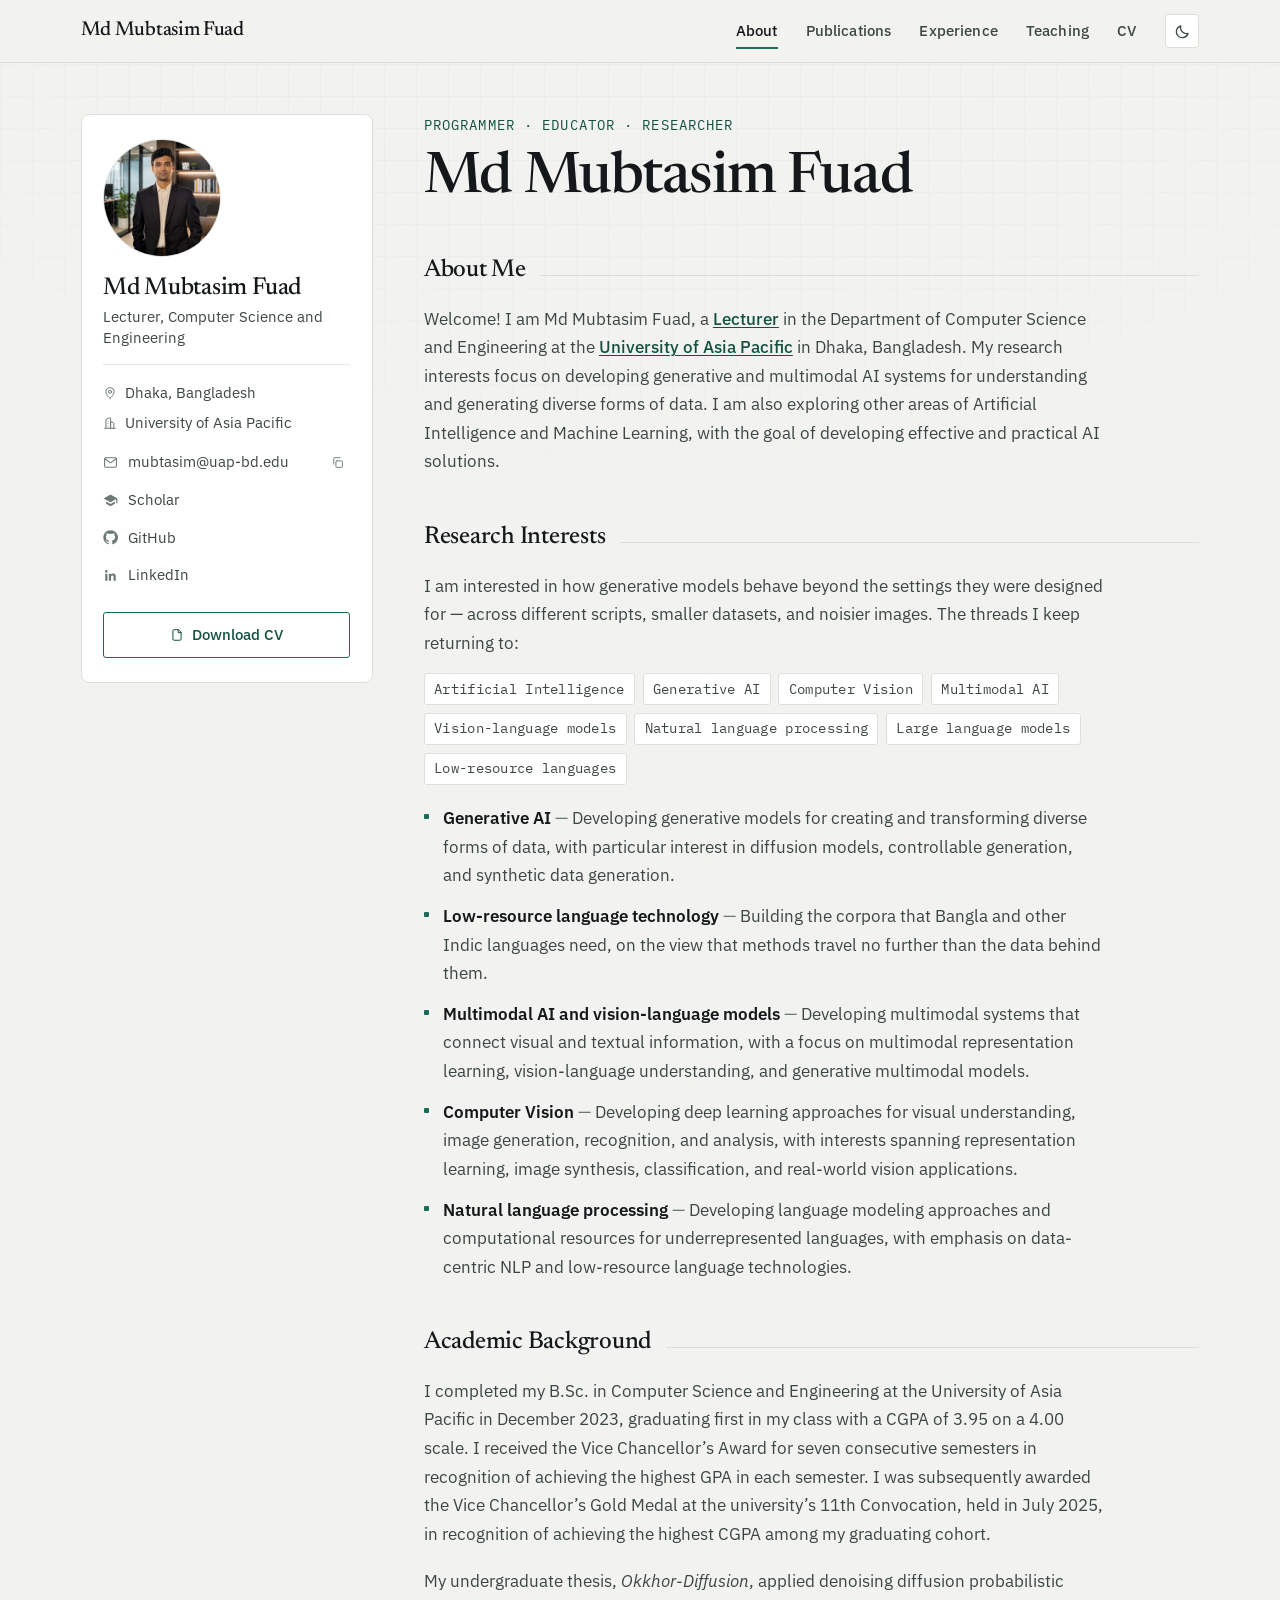
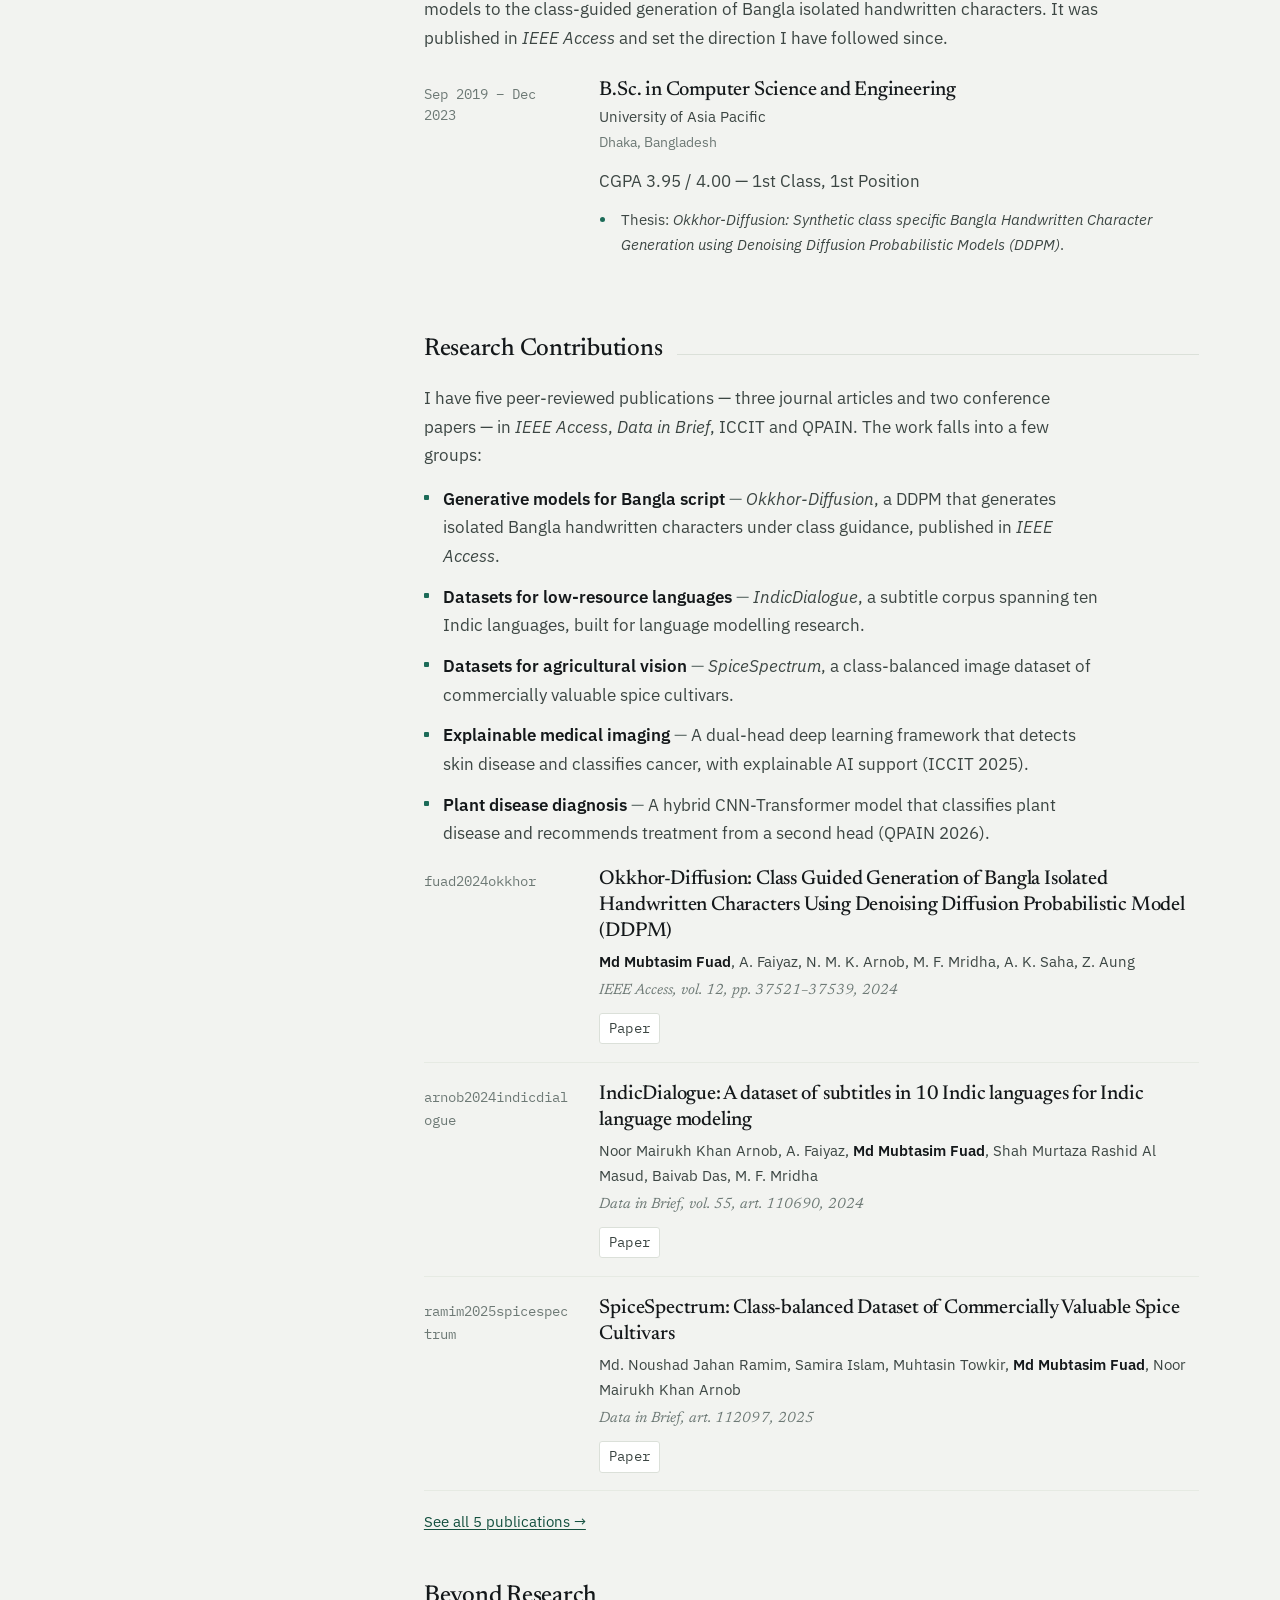
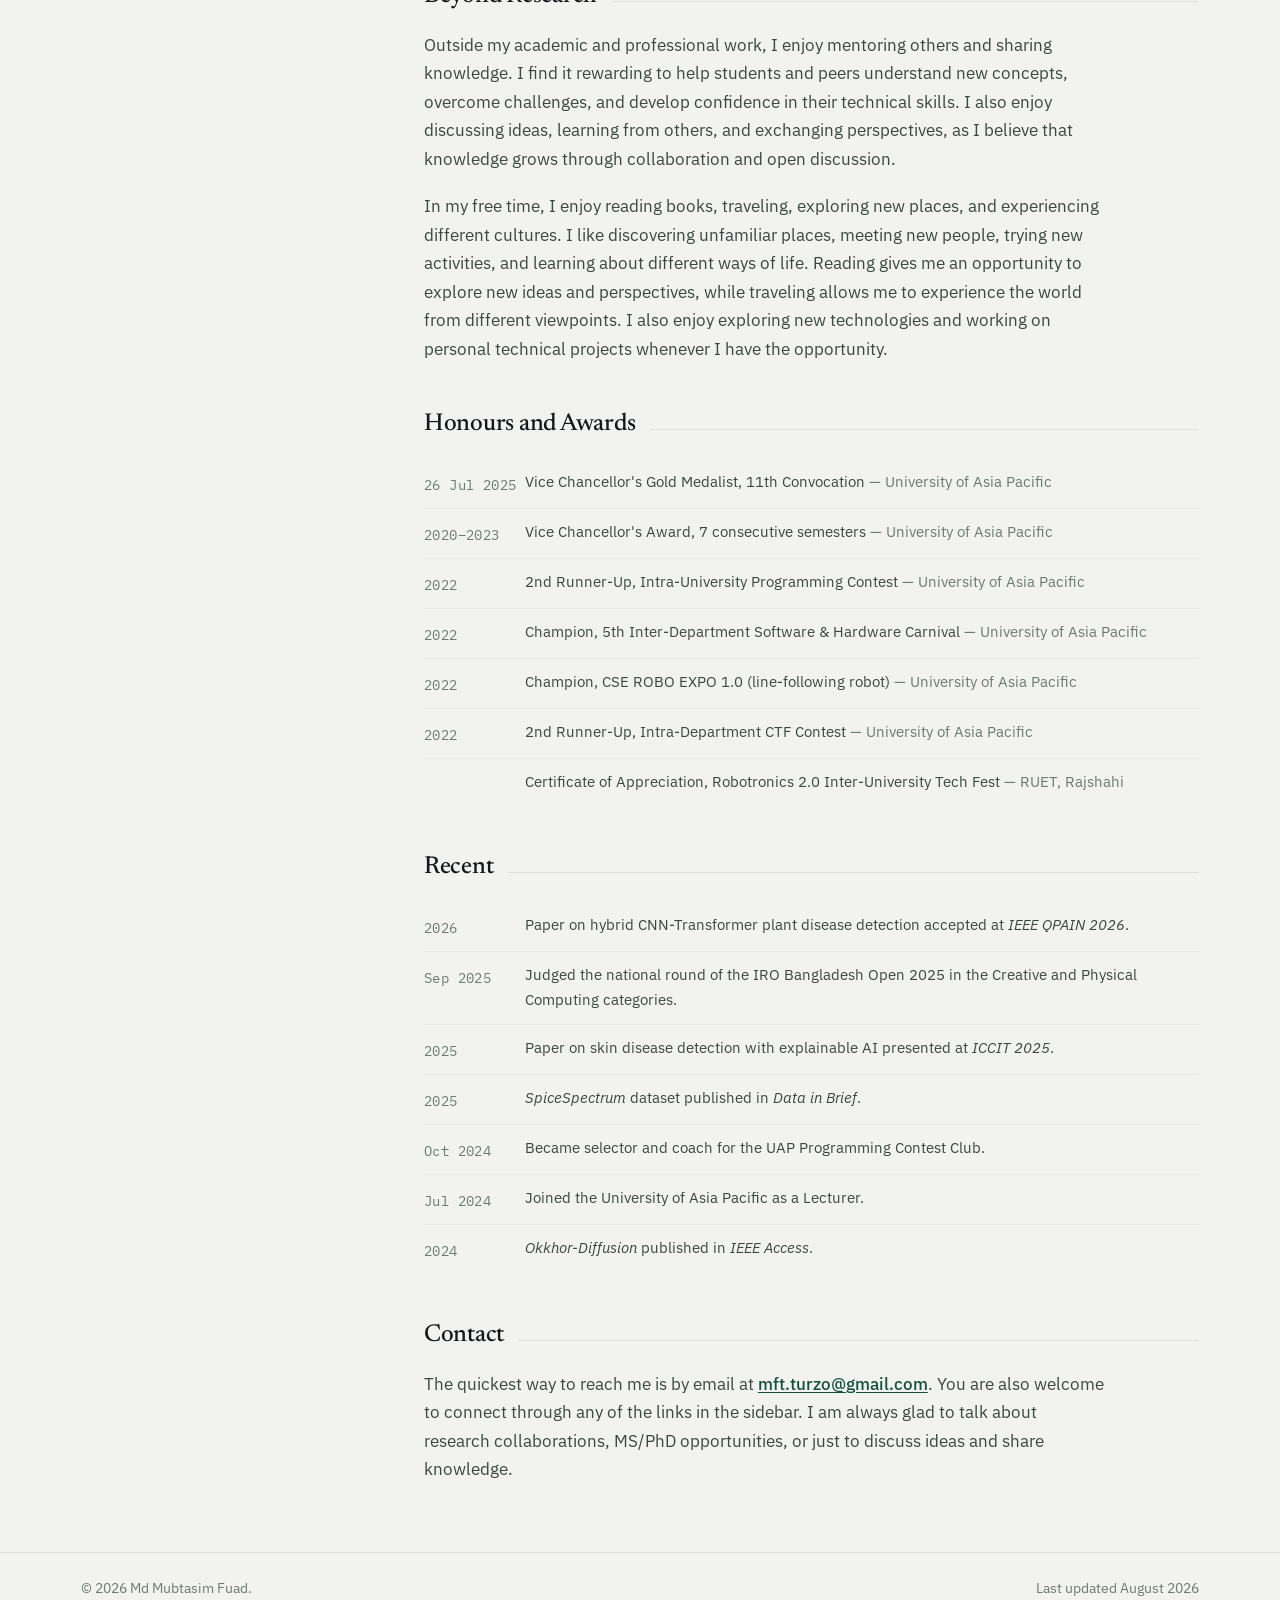
<file: index.html>
<!DOCTYPE html>
<html lang="en">
<head>
<meta charset="utf-8">
<meta name="viewport" content="width=device-width, initial-scale=1">
<title>Md Mubtasim Fuad</title>
<meta name="description" content="Md Mubtasim Fuad — Lecturer in Computer Science and Engineering, University of Asia Pacific, Dhaka.">
<meta property="og:type" content="website">
<meta property="og:title" content="Md Mubtasim Fuad">
<!-- Social preview. Facebook, LinkedIn and X require an ABSOLUTE url and
     cannot read SVG, so replace YOUR_USERNAME below with your GitHub name. -->
<meta property="og:image" content="https://YOUR_USERNAME.github.io/assets/img/og-image.png">
<meta name="twitter:image" content="https://YOUR_USERNAME.github.io/assets/img/og-image.png">
<meta name="twitter:card" content="summary">
<link rel="icon" href="assets/img/favicon.png" type="image/png">
<link rel="apple-touch-icon" href="assets/img/apple-touch-icon.png">
<link rel="preconnect" href="https://fonts.googleapis.com">
<link rel="preconnect" href="https://fonts.gstatic.com" crossorigin>
<link href="https://fonts.googleapis.com/css2?family=IBM+Plex+Mono:wght@400;500&family=IBM+Plex+Sans:wght@400;500;600&family=Newsreader:ital,opsz,wght@0,6..72,400;0,6..72,500;1,6..72,400&display=swap" rel="stylesheet">
<link rel="stylesheet" href="assets/css/style.css">
<script>
  /* Set the theme before first paint so the page never flashes. */
  (function () {
    var t = null;
    try { t = localStorage.getItem("portfolio-theme"); } catch (e) {}
    if (!t) {
      try {
        t = (window.matchMedia && window.matchMedia("(prefers-color-scheme: dark)").matches)
          ? "dark" : "light";
      } catch (e) { t = "light"; }
    }
    document.documentElement.setAttribute("data-theme", t);
  })();
</script>
</head>

<body data-page="home">
  <a class="skip-link" href="#main">Skip to content</a>

  <header id="masthead"></header>

  <div class="shell">
    <div class="layout">
      <aside id="rail"></aside>
      <main id="main"></main>
    </div>
  </div>

  <footer id="foot"></footer>

  <noscript>
    <p style="padding:2rem;text-align:center">
      This site renders its content with JavaScript. Please enable it, or
      email me directly.
    </p>
  </noscript>

  <script src="assets/js/data.js"></script>
  <script src="assets/js/site.js"></script>
</body>
</html>
</file>
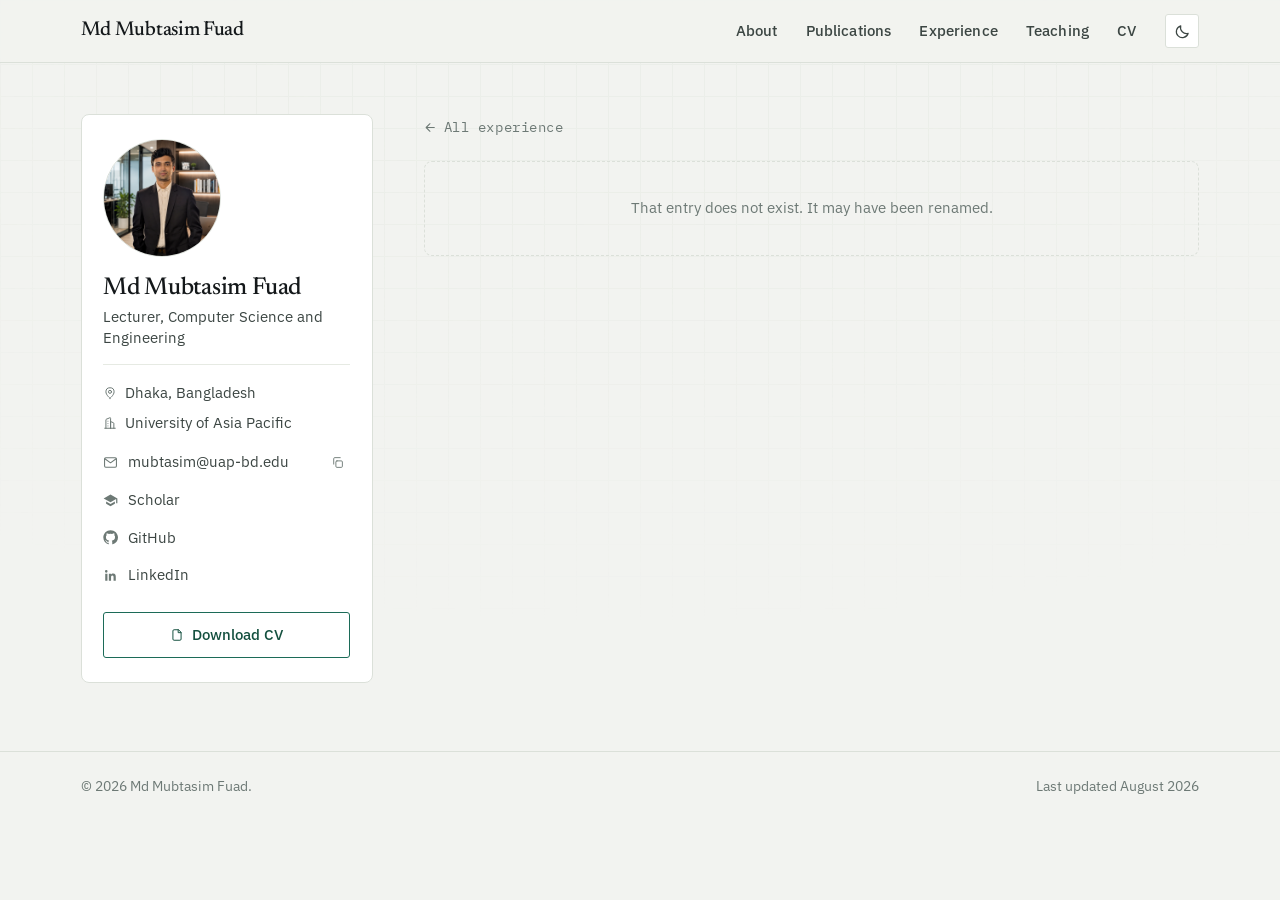
<file: detail.html>
<!DOCTYPE html>
<html lang="en">
<head>
<meta charset="utf-8">
<meta name="viewport" content="width=device-width, initial-scale=1">
<title>Loading</title>
<meta name="description" content="Md Mubtasim Fuad — Lecturer in Computer Science and Engineering, University of Asia Pacific, Dhaka.">
<meta property="og:type" content="website">
<meta property="og:title" content="Loading">
<!-- Social preview. Facebook, LinkedIn and X require an ABSOLUTE url and
     cannot read SVG, so replace YOUR_USERNAME below with your GitHub name. -->
<meta property="og:image" content="https://YOUR_USERNAME.github.io/assets/img/og-image.png">
<meta name="twitter:image" content="https://YOUR_USERNAME.github.io/assets/img/og-image.png">
<meta name="twitter:card" content="summary">
<link rel="icon" href="assets/img/favicon.png" type="image/png">
<link rel="apple-touch-icon" href="assets/img/apple-touch-icon.png">
<link rel="preconnect" href="https://fonts.googleapis.com">
<link rel="preconnect" href="https://fonts.gstatic.com" crossorigin>
<link href="https://fonts.googleapis.com/css2?family=IBM+Plex+Mono:wght@400;500&family=IBM+Plex+Sans:wght@400;500;600&family=Newsreader:ital,opsz,wght@0,6..72,400;0,6..72,500;1,6..72,400&display=swap" rel="stylesheet">
<link rel="stylesheet" href="assets/css/style.css">
<script>
  /* Set the theme before first paint so the page never flashes. */
  (function () {
    var t = null;
    try { t = localStorage.getItem("portfolio-theme"); } catch (e) {}
    if (!t) {
      try {
        t = (window.matchMedia && window.matchMedia("(prefers-color-scheme: dark)").matches)
          ? "dark" : "light";
      } catch (e) { t = "light"; }
    }
    document.documentElement.setAttribute("data-theme", t);
  })();
</script>
</head>

<body data-page="detail">
  <a class="skip-link" href="#main">Skip to content</a>

  <header id="masthead"></header>

  <div class="shell">
    <div class="layout">
      <aside id="rail"></aside>
      <main id="main"></main>
    </div>
  </div>

  <footer id="foot"></footer>

  <noscript>
    <p style="padding:2rem;text-align:center">
      This site renders its content with JavaScript. Please enable it, or
      email me directly.
    </p>
  </noscript>

  <script src="assets/js/data.js"></script>
  <script src="assets/js/site.js"></script>
</body>
</html>
</file>
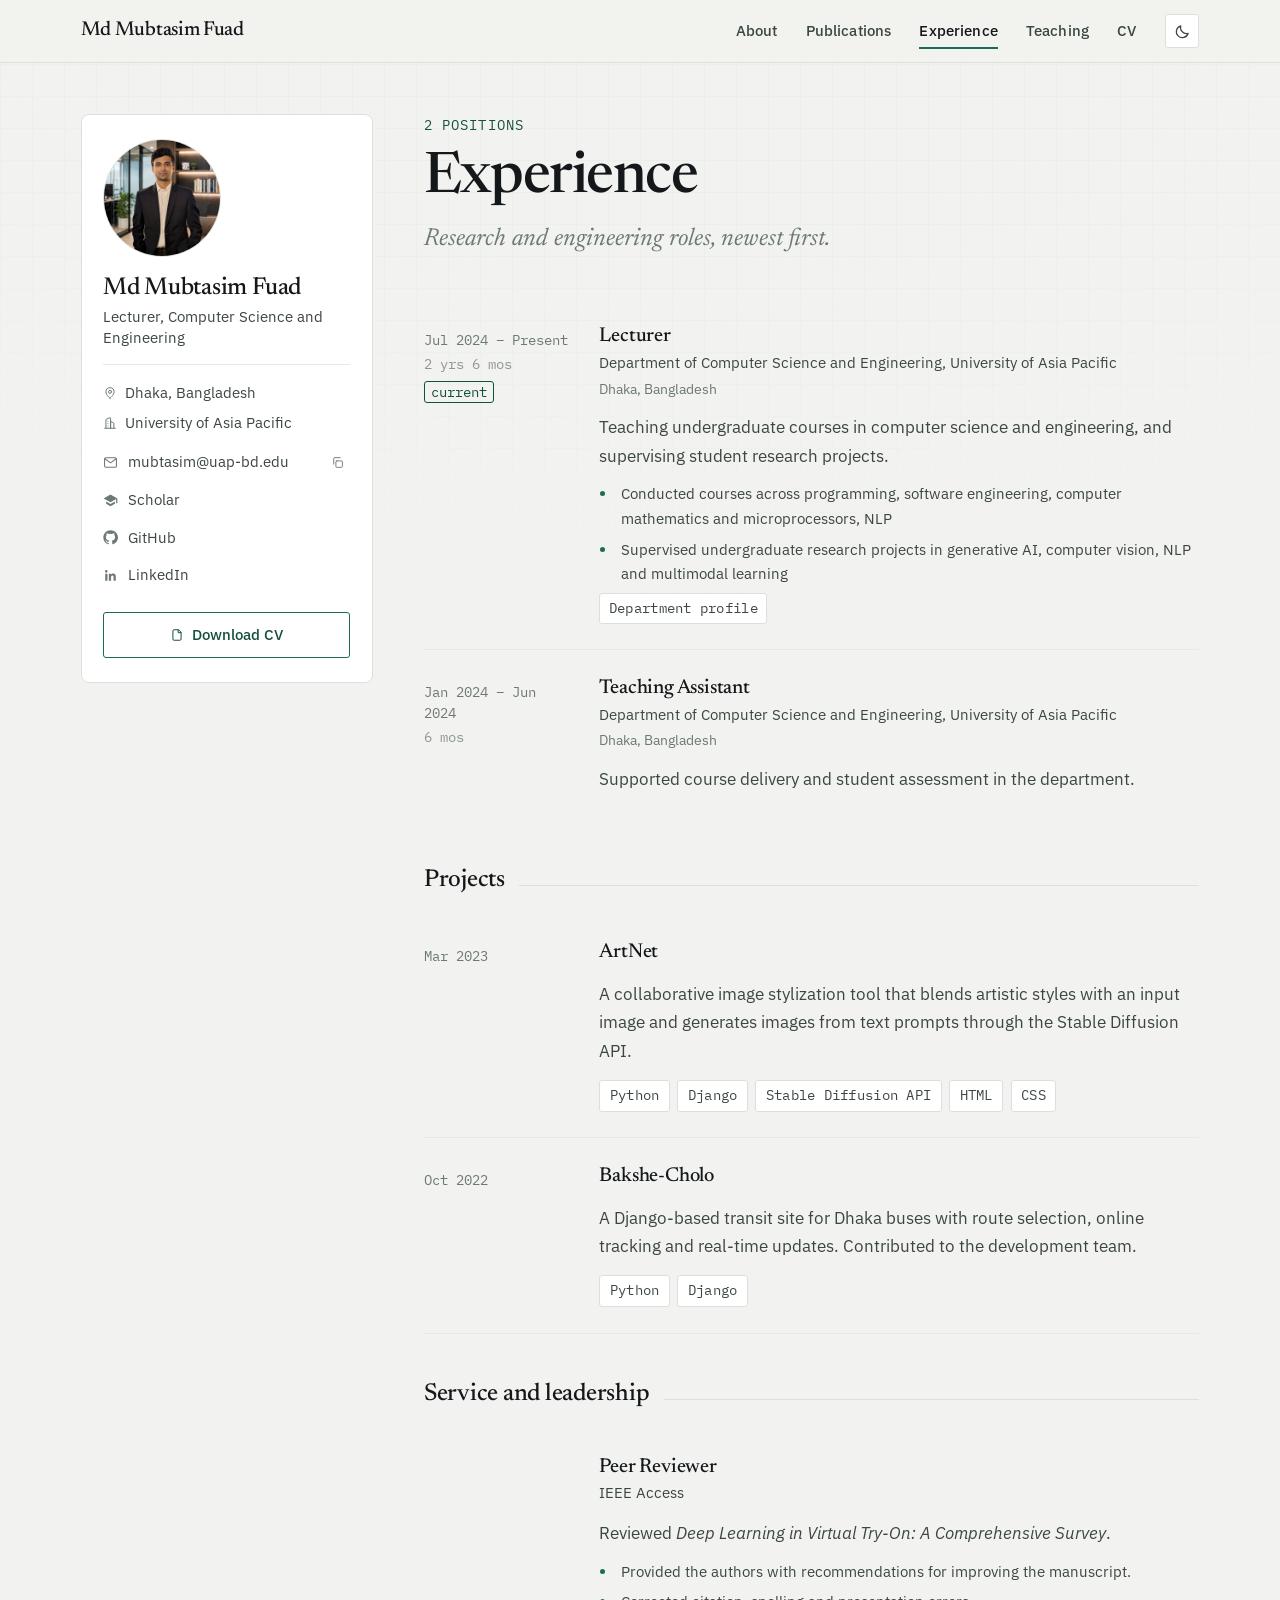
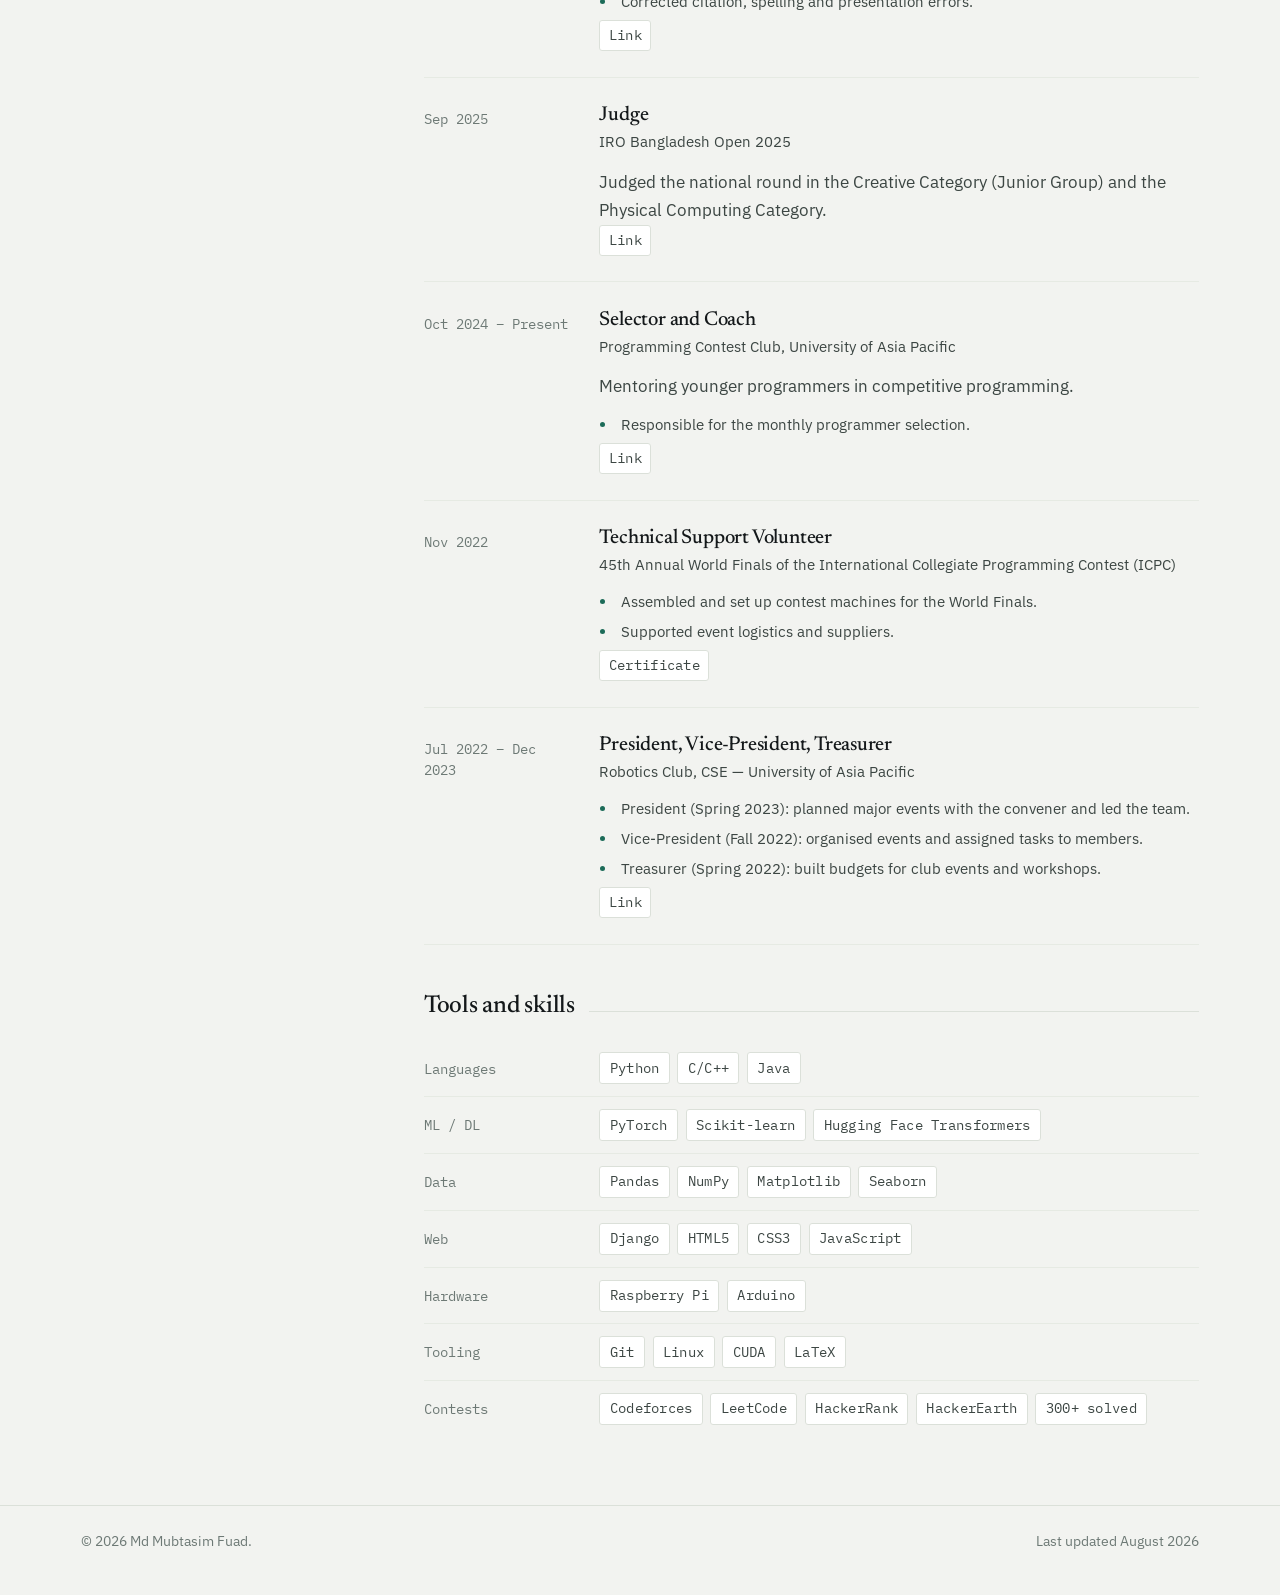
<file: portfolio.html>
<!DOCTYPE html>
<html lang="en">
<head>
<meta charset="utf-8">
<meta name="viewport" content="width=device-width, initial-scale=1">
<title>Experience</title>
<meta name="description" content="Md Mubtasim Fuad — Lecturer in Computer Science and Engineering, University of Asia Pacific, Dhaka.">
<meta property="og:type" content="website">
<meta property="og:title" content="Experience">
<!-- Social preview. Facebook, LinkedIn and X require an ABSOLUTE url and
     cannot read SVG, so replace YOUR_USERNAME below with your GitHub name. -->
<meta property="og:image" content="https://YOUR_USERNAME.github.io/assets/img/og-image.png">
<meta name="twitter:image" content="https://YOUR_USERNAME.github.io/assets/img/og-image.png">
<meta name="twitter:card" content="summary">
<link rel="icon" href="assets/img/favicon.png" type="image/png">
<link rel="apple-touch-icon" href="assets/img/apple-touch-icon.png">
<link rel="preconnect" href="https://fonts.googleapis.com">
<link rel="preconnect" href="https://fonts.gstatic.com" crossorigin>
<link href="https://fonts.googleapis.com/css2?family=IBM+Plex+Mono:wght@400;500&family=IBM+Plex+Sans:wght@400;500;600&family=Newsreader:ital,opsz,wght@0,6..72,400;0,6..72,500;1,6..72,400&display=swap" rel="stylesheet">
<link rel="stylesheet" href="assets/css/style.css">
<script>
  /* Set the theme before first paint so the page never flashes. */
  (function () {
    var t = null;
    try { t = localStorage.getItem("portfolio-theme"); } catch (e) {}
    if (!t) {
      try {
        t = (window.matchMedia && window.matchMedia("(prefers-color-scheme: dark)").matches)
          ? "dark" : "light";
      } catch (e) { t = "light"; }
    }
    document.documentElement.setAttribute("data-theme", t);
  })();
</script>
</head>

<body data-page="portfolio">
  <a class="skip-link" href="#main">Skip to content</a>

  <header id="masthead"></header>

  <div class="shell">
    <div class="layout">
      <aside id="rail"></aside>
      <main id="main"></main>
    </div>
  </div>

  <footer id="foot"></footer>

  <noscript>
    <p style="padding:2rem;text-align:center">
      This site renders its content with JavaScript. Please enable it, or
      email me directly.
    </p>
  </noscript>

  <script src="assets/js/data.js"></script>
  <script src="assets/js/site.js"></script>
</body>
</html>
</file>
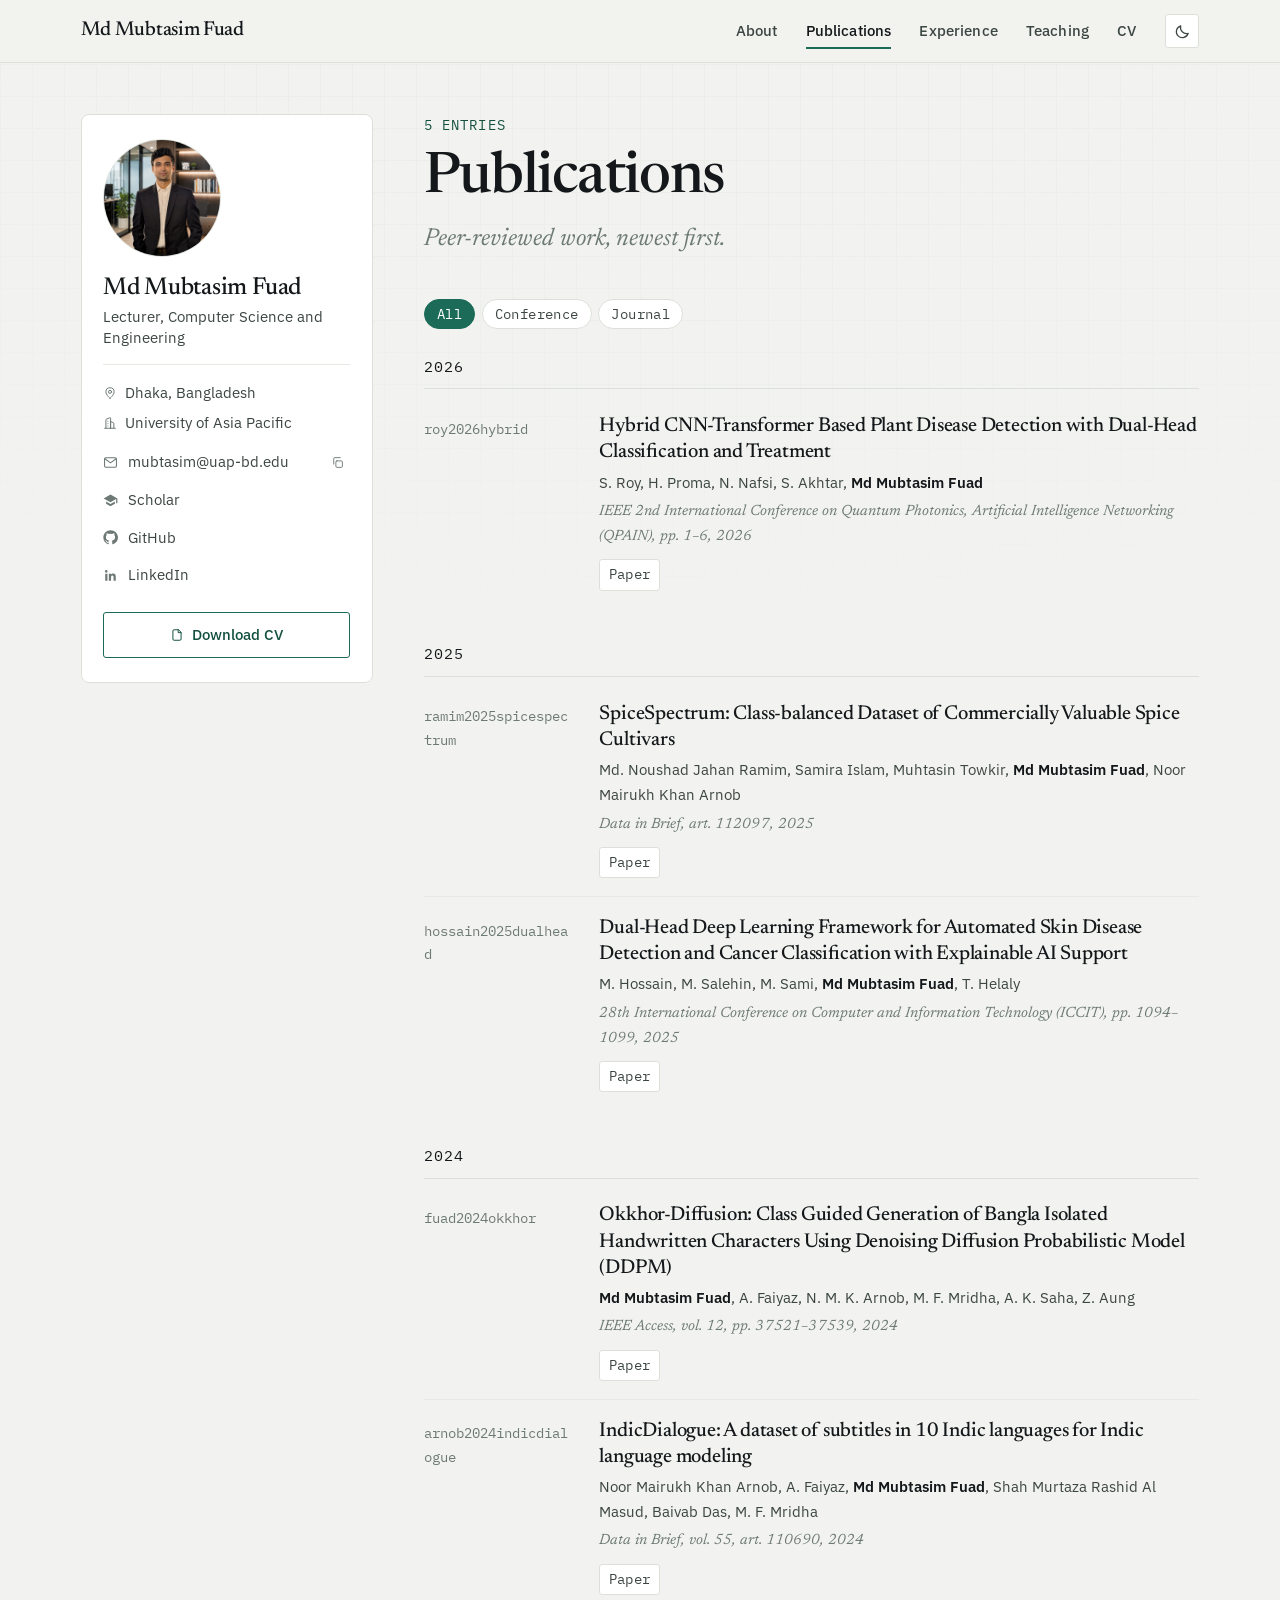
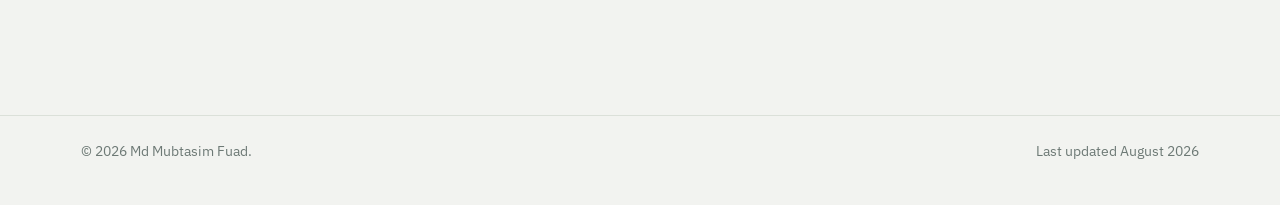
<file: publications.html>
<!DOCTYPE html>
<html lang="en">
<head>
<meta charset="utf-8">
<meta name="viewport" content="width=device-width, initial-scale=1">
<title>Publications</title>
<meta name="description" content="Md Mubtasim Fuad — Lecturer in Computer Science and Engineering, University of Asia Pacific, Dhaka.">
<meta property="og:type" content="website">
<meta property="og:title" content="Publications">
<!-- Social preview. Facebook, LinkedIn and X require an ABSOLUTE url and
     cannot read SVG, so replace YOUR_USERNAME below with your GitHub name. -->
<meta property="og:image" content="https://YOUR_USERNAME.github.io/assets/img/og-image.png">
<meta name="twitter:image" content="https://YOUR_USERNAME.github.io/assets/img/og-image.png">
<meta name="twitter:card" content="summary">
<link rel="icon" href="assets/img/favicon.png" type="image/png">
<link rel="apple-touch-icon" href="assets/img/apple-touch-icon.png">
<link rel="preconnect" href="https://fonts.googleapis.com">
<link rel="preconnect" href="https://fonts.gstatic.com" crossorigin>
<link href="https://fonts.googleapis.com/css2?family=IBM+Plex+Mono:wght@400;500&family=IBM+Plex+Sans:wght@400;500;600&family=Newsreader:ital,opsz,wght@0,6..72,400;0,6..72,500;1,6..72,400&display=swap" rel="stylesheet">
<link rel="stylesheet" href="assets/css/style.css">
<script>
  /* Set the theme before first paint so the page never flashes. */
  (function () {
    var t = null;
    try { t = localStorage.getItem("portfolio-theme"); } catch (e) {}
    if (!t) {
      try {
        t = (window.matchMedia && window.matchMedia("(prefers-color-scheme: dark)").matches)
          ? "dark" : "light";
      } catch (e) { t = "light"; }
    }
    document.documentElement.setAttribute("data-theme", t);
  })();
</script>
</head>

<body data-page="publications">
  <a class="skip-link" href="#main">Skip to content</a>

  <header id="masthead"></header>

  <div class="shell">
    <div class="layout">
      <aside id="rail"></aside>
      <main id="main"></main>
    </div>
  </div>

  <footer id="foot"></footer>

  <noscript>
    <p style="padding:2rem;text-align:center">
      This site renders its content with JavaScript. Please enable it, or
      email me directly.
    </p>
  </noscript>

  <script src="assets/js/data.js"></script>
  <script src="assets/js/site.js"></script>
</body>
</html>
</file>
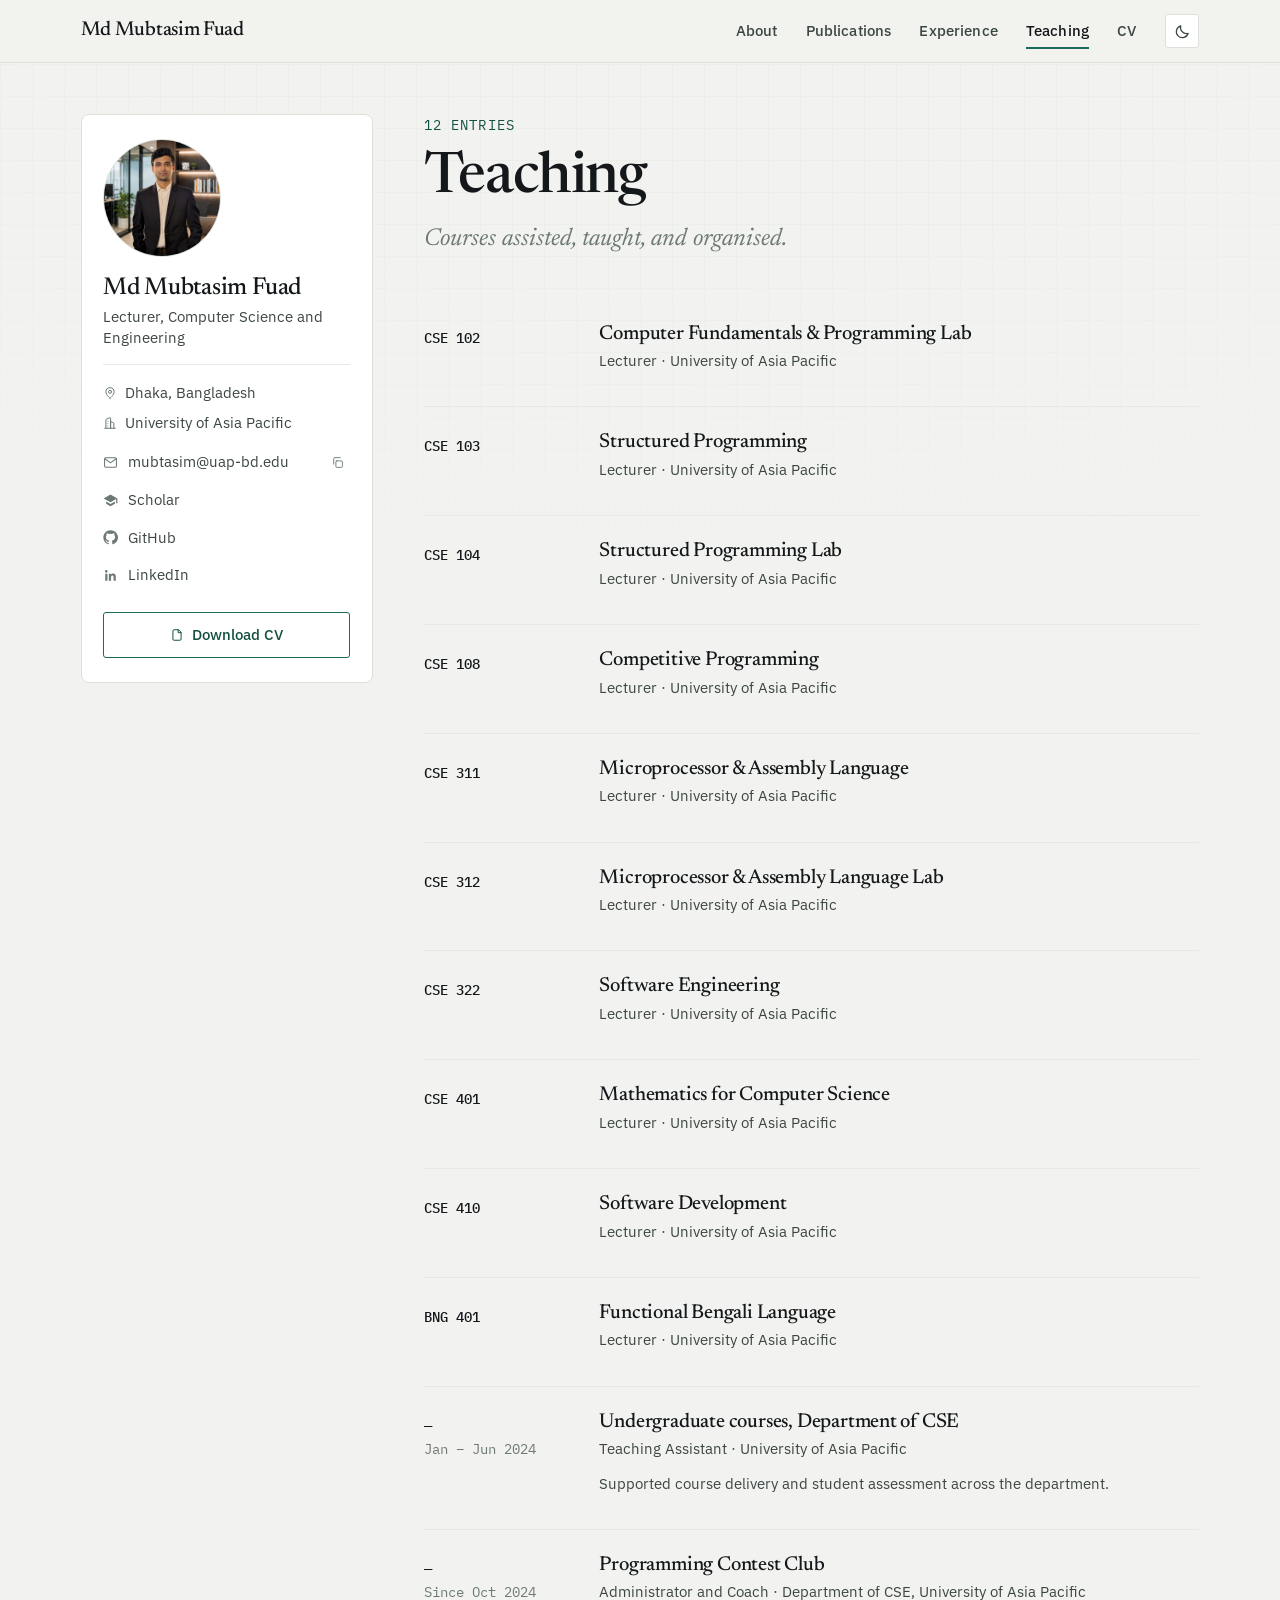
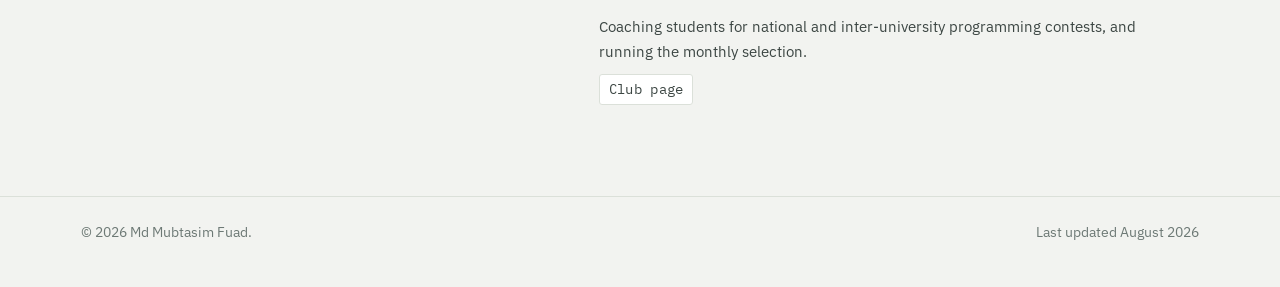
<file: teaching.html>
<!DOCTYPE html>
<html lang="en">
<head>
<meta charset="utf-8">
<meta name="viewport" content="width=device-width, initial-scale=1">
<title>Teaching</title>
<meta name="description" content="Md Mubtasim Fuad — Lecturer in Computer Science and Engineering, University of Asia Pacific, Dhaka.">
<meta property="og:type" content="website">
<meta property="og:title" content="Teaching">
<!-- Social preview. Facebook, LinkedIn and X require an ABSOLUTE url and
     cannot read SVG, so replace YOUR_USERNAME below with your GitHub name. -->
<meta property="og:image" content="https://YOUR_USERNAME.github.io/assets/img/og-image.png">
<meta name="twitter:image" content="https://YOUR_USERNAME.github.io/assets/img/og-image.png">
<meta name="twitter:card" content="summary">
<link rel="icon" href="assets/img/favicon.png" type="image/png">
<link rel="apple-touch-icon" href="assets/img/apple-touch-icon.png">
<link rel="preconnect" href="https://fonts.googleapis.com">
<link rel="preconnect" href="https://fonts.gstatic.com" crossorigin>
<link href="https://fonts.googleapis.com/css2?family=IBM+Plex+Mono:wght@400;500&family=IBM+Plex+Sans:wght@400;500;600&family=Newsreader:ital,opsz,wght@0,6..72,400;0,6..72,500;1,6..72,400&display=swap" rel="stylesheet">
<link rel="stylesheet" href="assets/css/style.css">
<script>
  /* Set the theme before first paint so the page never flashes. */
  (function () {
    var t = null;
    try { t = localStorage.getItem("portfolio-theme"); } catch (e) {}
    if (!t) {
      try {
        t = (window.matchMedia && window.matchMedia("(prefers-color-scheme: dark)").matches)
          ? "dark" : "light";
      } catch (e) { t = "light"; }
    }
    document.documentElement.setAttribute("data-theme", t);
  })();
</script>
</head>

<body data-page="teaching">
  <a class="skip-link" href="#main">Skip to content</a>

  <header id="masthead"></header>

  <div class="shell">
    <div class="layout">
      <aside id="rail"></aside>
      <main id="main"></main>
    </div>
  </div>

  <footer id="foot"></footer>

  <noscript>
    <p style="padding:2rem;text-align:center">
      This site renders its content with JavaScript. Please enable it, or
      email me directly.
    </p>
  </noscript>

  <script src="assets/js/data.js"></script>
  <script src="assets/js/site.js"></script>
</body>
</html>
</file>
<file: assets/css/style.css>
/* ==========================================================================
   style.css
   Palette : "field notebook" — graph-paper grey, ink, pine accent
   Type    : Newsreader (display) / IBM Plex Sans (body) / IBM Plex Mono (data)
   Edit the tokens in :root below to re-skin the whole site.
   ========================================================================== */

/* --------------------------------------------------------------- 1. TOKENS */

:root {
  /* colour */
  --paper:      #F2F3F0;
  --surface:    #FFFFFF;
  --ink:        #14181A;
  --ink-2:      #3C4643;
  --muted:      #6D7975;
  --rule:       #DBE0D9;
  --rule-soft:  #E6EAE3;
  --accent:     #1C6B58;
  --accent-ink: #14503F;
  --accent-bg:  #E0EBE5;
  --flag:       #B4741A;

  /* type */
  --font-display: "Newsreader", Georgia, "Times New Roman", serif;
  --font-body:    "IBM Plex Sans", system-ui, -apple-system, "Segoe UI", sans-serif;
  --font-mono:    "IBM Plex Mono", ui-monospace, SFMono-Regular, Menlo, monospace;

  /* Every size below is in rem, so they all scale from the html font-size
     set further down. To make the whole site bigger or smaller, change that
     one number — you do not need to touch anything here. */
  --step--2: 0.8125rem;
  --step--1: 0.875rem;
  --step-0:  1rem;
  --step-1:  1.1875rem;
  --step-2:  1.4375rem;
  --step-3:  1.8125rem;
  --step-4:  clamp(2.3rem, 1.6rem + 2.7vw, 3.35rem);

  /* space + shape */
  --gap:       clamp(1rem, 0.6rem + 1.6vw, 2rem);
  --shell:     1180px;
  --rail:      292px;
  --radius:    3px;
  --radius-lg: 8px;

  --ease: cubic-bezier(0.22, 0.61, 0.36, 1);
}

[data-theme="dark"] {
  --paper:      #0E1312;
  --surface:    #161C1A;
  --ink:        #E6ECE8;
  --ink-2:      #B6C2BD;
  --muted:      #7C8983;
  --rule:       #262F2C;
  --rule-soft:  #1D2523;
  --accent:     #5FC8A6;
  --accent-ink: #8AD9BE;
  --accent-bg:  #17322A;
  --flag:       #DCA95C;
}

/* ----------------------------------------------------------- 2. FOUNDATION */

*, *::before, *::after { box-sizing: border-box; }

html {
  /* ===== TEXT SIZE CONTROL =====================================
     This single value scales every piece of text on the site.
       16px  compact
       17px  default — comfortable for long reading
       18px  large
     ============================================================= */
  font-size: 17px;

  -webkit-text-size-adjust: 100%;
  scroll-behavior: smooth;
  scroll-padding-top: 84px;
}

body {
  margin: 0;
  background: var(--paper);
  color: var(--ink);
  font-family: var(--font-body);
  font-size: var(--step-0);
  line-height: 1.68;
  font-feature-settings: "kern", "liga";
  -webkit-font-smoothing: antialiased;
  text-rendering: optimizeLegibility;
}

/* Faint graph-paper grid — the one ambient flourish. */
body::before {
  content: "";
  position: fixed;
  inset: 0;
  z-index: 0;
  pointer-events: none;
  opacity: 0.55;
  background-image:
    linear-gradient(to right,  var(--rule-soft) 1px, transparent 1px),
    linear-gradient(to bottom, var(--rule-soft) 1px, transparent 1px);
  background-size: 32px 32px;
  mask-image: radial-gradient(ellipse 100% 70% at 50% 0%, #000 30%, transparent 100%);
  -webkit-mask-image: radial-gradient(ellipse 100% 70% at 50% 0%, #000 30%, transparent 100%);
}

img { max-width: 100%; height: auto; display: block; }

a {
  color: var(--accent-ink);
  text-decoration-thickness: 1px;
  text-underline-offset: 2px;
  transition: color 0.15s var(--ease);
}
a:hover { color: var(--ink); }

:focus-visible {
  outline: 2px solid var(--accent);
  outline-offset: 3px;
  border-radius: 2px;
}

h1, h2, h3, h4 {
  font-family: var(--font-display);
  font-weight: 500;
  line-height: 1.2;
  letter-spacing: -0.01em;
  color: var(--ink);
  margin: 0;
}

.skip-link {
  position: absolute;
  left: -9999px;
  top: 0;
  z-index: 100;
  background: var(--ink);
  color: var(--paper);
  padding: 0.6rem 1rem;
  font-size: var(--step--1);
}
.skip-link:focus { left: 0.5rem; top: 0.5rem; }

/* ------------------------------------------------------- 3. SHARED PIECES */

/* Monospace label used for dates, keys, venues — the site's signature voice. */
.mono {
  font-family: var(--font-mono);
  font-size: var(--step--2);
  letter-spacing: 0.04em;
  text-transform: uppercase;
  color: var(--muted);
}

.tag {
  display: inline-block;
  font-family: var(--font-mono);
  font-size: var(--step--2);
  letter-spacing: 0.02em;
  padding: 0.2rem 0.55rem;
  border: 1px solid var(--rule);
  border-radius: var(--radius);
  color: var(--ink-2);
  background: var(--surface);
}

.section-head {
  display: flex;
  align-items: baseline;
  gap: 0.85rem;
  margin: 2.75rem 0 1.15rem;
}
.section-head::after {
  content: "";
  flex: 1;
  height: 1px;
  background: var(--rule);
}
.section-head h2 {
  font-size: var(--step-2);
  white-space: nowrap;
}
.section-head .count {
  font-family: var(--font-mono);
  font-size: var(--step--2);
  color: var(--muted);
}

/* ---------------------------------------------------------- 4. THE SHELL */

.shell {
  position: relative;
  z-index: 1;
  max-width: var(--shell);
  margin: 0 auto;
  padding: 0 var(--gap);
}

/* --- masthead --- */

.masthead {
  position: sticky;
  top: 0;
  z-index: 40;
  background: var(--paper); /* fallback where color-mix is unsupported */
  background: color-mix(in srgb, var(--paper) 88%, transparent);
  backdrop-filter: saturate(160%) blur(10px);
  -webkit-backdrop-filter: saturate(160%) blur(10px);
  border-bottom: 1px solid var(--rule);
}

.masthead__inner {
  max-width: var(--shell);
  margin: 0 auto;
  padding: 0 var(--gap);
  height: 62px;
  display: flex;
  align-items: center;
  gap: 1rem;
}

.brand {
  font-family: var(--font-display);
  font-size: var(--step-1);
  font-weight: 500;
  letter-spacing: -0.015em;
  color: var(--ink);
  text-decoration: none;
  white-space: nowrap;
}
.brand:hover { color: var(--accent-ink); }

.nav {
  margin-left: auto;
  display: flex;
  align-items: center;
  gap: 0.25rem;
}

.nav a {
  position: relative;
  padding: 0.45rem 0.7rem;
  font-size: var(--step--1);
  font-weight: 500;
  letter-spacing: 0.01em;
  color: var(--ink-2);
  text-decoration: none;
  border-radius: var(--radius);
}
.nav a:hover { color: var(--ink); background: var(--rule-soft); }

.nav a[aria-current="page"] { color: var(--ink); }
.nav a[aria-current="page"]::after {
  content: "";
  position: absolute;
  left: 0.7rem;
  right: 0.7rem;
  bottom: 0.1rem;
  height: 2px;
  background: var(--accent);
}

.icon-btn {
  display: inline-grid;
  place-items: center;
  width: 34px;
  height: 34px;
  border: 1px solid var(--rule);
  border-radius: var(--radius);
  background: var(--surface);
  color: var(--ink-2);
  cursor: pointer;
  padding: 0;
  transition: color 0.15s var(--ease), border-color 0.15s var(--ease);
}
.icon-btn:hover { color: var(--ink); border-color: var(--muted); }
.icon-btn svg { width: 17px; height: 17px; }

.nav-toggle { display: none; }

/* --- two-column body --- */

.layout {
  display: grid;
  grid-template-columns: var(--rail) minmax(0, 1fr);
  gap: clamp(2rem, 4vw, 4.5rem);
  align-items: start;
  padding: clamp(2rem, 4vw, 3.5rem) 0 4rem;
}

/* --- sidebar --- */

.rail {
  position: sticky;
  top: 90px;
}

.card {
  background: var(--surface);
  border: 1px solid var(--rule);
  border-radius: var(--radius-lg);
  padding: 1.4rem 1.25rem;
}

.card__photo {
  width: 118px;
  height: 118px;
  border-radius: 50%;
  object-fit: cover;
  border: 1px solid var(--rule);
  margin-bottom: 1rem;
}

.card__name {
  font-size: var(--step-2);
  margin-bottom: 0.15rem;
}

.card__role {
  font-size: var(--step--1);
  color: var(--ink-2);
  line-height: 1.45;
  margin: 0 0 0.9rem;
}

.card__pronouns {
  font-family: var(--font-mono);
  font-size: var(--step--2);
  letter-spacing: 0.03em;
  color: var(--muted);
  margin: 0 0 0.35rem;
}

.card__meta {
  display: flex;
  align-items: center;
  gap: 0.45rem;
  padding-top: 0.9rem;
  border-top: 1px solid var(--rule-soft);
  margin-bottom: 0.55rem;
}
.card__meta--tight { padding-top: 0; border-top: 0; margin-top: -0.25rem; }
.card__meta svg { width: 14px; height: 14px; color: var(--muted); flex: none; }
.card__meta span { font-size: var(--step--1); color: var(--ink-2); }

.social {
  list-style: none;
  margin: 0;
  padding: 0;
  display: flex;
  flex-direction: column;
  gap: 0.1rem;
}
.social a {
  display: flex;
  align-items: center;
  gap: 0.6rem;
  padding: 0.32rem 0.4rem;
  margin-left: -0.4rem;
  border-radius: var(--radius);
  font-size: var(--step--1);
  color: var(--ink-2);
  text-decoration: none;
}
.social a:hover { background: var(--rule-soft); color: var(--ink); }
.social svg { width: 15px; height: 15px; flex: none; color: var(--muted); }
.social a:hover svg { color: var(--accent); }

.social__row { display: flex; align-items: center; gap: 0.15rem; }
.social__row > a { flex: 1; min-width: 0; }
.social__row > a span {
  overflow: hidden;
  text-overflow: ellipsis;
  white-space: nowrap;
}

.copy-mail {
  flex: none;
  display: grid;
  place-items: center;
  width: 26px;
  height: 26px;
  padding: 0;
  border: 1px solid transparent;
  border-radius: var(--radius);
  background: transparent;
  color: var(--muted);
  cursor: pointer;
  transition: color 0.15s var(--ease), border-color 0.15s var(--ease);
}
.copy-mail:hover { color: var(--accent-ink); border-color: var(--rule); }
.copy-mail.is-done { color: var(--accent); border-color: transparent; }
.copy-mail svg { width: 13px; height: 13px; }

.card__cv {
  display: flex;
  align-items: center;
  justify-content: center;
  gap: 0.5rem;
  margin-top: 1.1rem;
  padding: 0.55rem;
  border: 1px solid var(--accent);
  border-radius: var(--radius);
  color: var(--accent-ink);
  background: transparent;
  font-size: var(--step--1);
  font-weight: 500;
  text-decoration: none;
  transition: background 0.15s var(--ease), color 0.15s var(--ease);
}
.card__cv:hover { background: var(--accent); color: #fff; }
[data-theme="dark"] .card__cv:hover { color: var(--paper); }
.card__cv svg { width: 14px; height: 14px; }

/* --------------------------------------------------------- 5. HOME PAGE */

.hero { margin-bottom: 2.25rem; }

.hero__eyebrow {
  font-family: var(--font-mono);
  font-size: var(--step--2);
  letter-spacing: 0.08em;
  text-transform: uppercase;
  color: var(--accent-ink);
  margin: 0 0 0.7rem;
}

.hero h1 {
  font-size: var(--step-4);
  line-height: 1.05;
  letter-spacing: -0.025em;
  margin-bottom: 0.6rem;
}

.hero__sub {
  font-family: var(--font-display);
  font-size: var(--step-2);
  font-style: italic;
  color: var(--muted);
  margin: 0;
}

.prose p {
  margin: 0 0 1.1rem;
  max-width: 68ch;
  color: var(--ink-2);
}
.prose p:last-child { margin-bottom: 0; }
.prose a { font-weight: 500; }

.chips {
  display: flex;
  flex-wrap: wrap;
  gap: 0.45rem;
  margin-top: 0.25rem;
}

/* narrative sections on the home page */
.hsection__chips { margin: 0.95rem 0 0; }
.hsection__chips + .leadlist { margin-top: 1.15rem; }
.hsection .prose + .leadlist { margin-top: 0.9rem; }
.hsection .leadlist + .prose { margin-top: 1rem; }

.leadlist {
  list-style: none;
  margin: 0.15rem 0 0;
  padding: 0;
}
.leadlist li {
  position: relative;
  padding-left: 1.15rem;
  margin-bottom: 0.72rem;
  max-width: 68ch;
  color: var(--ink-2);
}
.leadlist li:last-child { margin-bottom: 0; }
.leadlist li::before {
  content: "";
  position: absolute;
  left: 0;
  top: 0.6em;
  width: 5px;
  height: 5px;
  border-radius: 1px;
  background: var(--accent);
}
.leadlist strong { color: var(--ink); font-weight: 600; }
.leadlist .sep { color: var(--muted); }

.seeall { margin: 1.1rem 0 0; font-size: var(--step--1); }

/* news list */
.news { list-style: none; margin: 0; padding: 0; }
.news li {
  display: grid;
  grid-template-columns: 84px minmax(0, 1fr);
  gap: 1rem;
  padding: 0.65rem 0;
  border-bottom: 1px solid var(--rule-soft);
}
.news li:last-child { border-bottom: 0; }
.news time {
  font-family: var(--font-mono);
  font-size: var(--step--2);
  letter-spacing: 0.03em;
  color: var(--muted);
  padding-top: 0.22rem;
  white-space: nowrap;
}
.news p { margin: 0; font-size: var(--step--1); color: var(--ink-2); }

/* --------------------------------------------------- 6. PUBLICATION LIST */

.filters {
  display: flex;
  flex-wrap: wrap;
  gap: 0.4rem;
  margin-bottom: 1.5rem;
}
.filter {
  font-family: var(--font-mono);
  font-size: var(--step--2);
  letter-spacing: 0.03em;
  padding: 0.32rem 0.7rem;
  border: 1px solid var(--rule);
  border-radius: 999px;
  background: var(--surface);
  color: var(--ink-2);
  cursor: pointer;
  transition: all 0.15s var(--ease);
}
.filter:hover { border-color: var(--muted); color: var(--ink); }
.filter[aria-pressed="true"] {
  background: var(--accent);
  border-color: var(--accent);
  color: #fff;
}
[data-theme="dark"] .filter[aria-pressed="true"] { color: var(--paper); }

.year-group { margin-bottom: 2rem; }
.year-group__label {
  font-family: var(--font-mono);
  font-size: var(--step--1);
  letter-spacing: 0.06em;
  color: var(--ink);
  padding-bottom: 0.5rem;
  border-bottom: 1px solid var(--rule);
  margin-bottom: 0.35rem;
}

/* The signature: a monospace citation key in the left gutter, with a rule
   that draws itself toward the entry on hover. */
.pub {
  display: grid;
  grid-template-columns: 150px minmax(0, 1fr);
  gap: 1.5rem;
  padding: 1.05rem 0;
  border-bottom: 1px solid var(--rule-soft);
}
.pub:last-child { border-bottom: 0; }

.pub__key {
  position: relative;
  font-family: var(--font-mono);
  font-size: var(--step--2);
  color: var(--muted);
  padding-top: 0.28rem;
  word-break: break-all;
}
.pub__key::after {
  content: "";
  position: absolute;
  right: -0.75rem;
  top: 0.75rem;
  width: 0;
  height: 1px;
  background: var(--accent);
  transition: width 0.3s var(--ease);
}
.pub:hover .pub__key::after { width: 0.55rem; }
.pub:hover .pub__key { color: var(--accent-ink); }

.pub__title {
  font-family: var(--font-display);
  font-size: var(--step-1);
  font-weight: 500;
  line-height: 1.3;
  margin: 0 0 0.3rem;
}
.pub__title a { color: var(--ink); text-decoration: none; }
.pub__title a:hover { color: var(--accent-ink); text-decoration: underline; }

.pub__authors {
  font-size: var(--step--1);
  color: var(--ink-2);
  margin: 0 0 0.25rem;
}
.pub__authors strong { color: var(--ink); font-weight: 600; }

.pub__venue {
  font-family: var(--font-display);
  font-style: italic;
  font-size: var(--step--1);
  color: var(--muted);
  margin: 0 0 0.55rem;
}

.pub__award {
  display: inline-block;
  font-family: var(--font-mono);
  font-size: var(--step--2);
  letter-spacing: 0.03em;
  color: var(--flag);
  border: 1px solid currentColor;
  border-radius: var(--radius);
  padding: 0.05rem 0.4rem;
  margin-left: 0.4rem;
  vertical-align: 1px;
}

.linkrow { display: flex; flex-wrap: wrap; gap: 0.4rem; }
.linkrow a {
  font-family: var(--font-mono);
  font-size: var(--step--2);
  letter-spacing: 0.02em;
  color: var(--ink-2);
  text-decoration: none;
  padding: 0.18rem 0.5rem;
  border: 1px solid var(--rule);
  border-radius: var(--radius);
  background: var(--surface);
  transition: all 0.15s var(--ease);
}
.linkrow a:hover {
  color: var(--accent-ink);
  border-color: var(--accent);
  background: var(--accent-bg);
}

/* ------------------------------------------------------- 7. EXPERIENCE */

.timeline {
  position: relative;
  padding-left: 0;
}

.role {
  position: relative;
  display: grid;
  grid-template-columns: 150px minmax(0, 1fr);
  gap: 1.5rem;
  padding: 1.5rem 0;
  border-bottom: 1px solid var(--rule-soft);
}
.role:last-child { border-bottom: 0; }

.role__when {
  font-family: var(--font-mono);
  font-size: var(--step--2);
  color: var(--muted);
  padding-top: 0.35rem;
  line-height: 1.5;
}
.role__when .now {
  display: inline-block;
  margin-top: 0.35rem;
  color: var(--accent-ink);
  border: 1px solid currentColor;
  border-radius: var(--radius);
  padding: 0 0.35rem;
}
.role__dur { display: block; opacity: 0.75; margin-top: 0.2rem; }

.role__head { display: flex; align-items: flex-start; gap: 0.9rem; }
.role__logo {
  width: 42px; height: 42px;
  object-fit: contain;
  border: 1px solid var(--rule);
  border-radius: var(--radius);
  background: var(--surface);
  padding: 3px;
  flex: none;
}
.role h3 { font-size: var(--step-1); margin-bottom: 0.15rem; }
.role__org { font-size: var(--step--1); color: var(--ink-2); margin: 0; }
.role__place { font-size: var(--step--2); color: var(--muted); margin: 0.1rem 0 0; }

.role__summary { margin: 0.75rem 0 0; color: var(--ink-2); max-width: 62ch; }

.role__details {
  margin: 0.7rem 0 0;
  padding-left: 1.05rem;
  max-width: 62ch;
}
.role__details li {
  font-size: var(--step--1);
  color: var(--ink-2);
  margin-bottom: 0.3rem;
  padding-left: 0.2rem;
}
.role__details li::marker { color: var(--accent); }

.role .chips { margin-top: 0.85rem; }

/* skills: label in the gutter, chips in the body — matches the other rows */
.skillrow {
  display: grid;
  grid-template-columns: 150px minmax(0, 1fr);
  gap: 1.5rem;
  padding: 0.7rem 0;
  border-bottom: 1px solid var(--rule-soft);
}
.skillrow:last-child { border-bottom: 0; }
.skillrow__label {
  font-family: var(--font-mono);
  font-size: var(--step--2);
  color: var(--muted);
  padding-top: 0.3rem;
}
.skillrow .chips { margin-top: 0; }

/* -------------------------------------------------------- 8. TEACHING */

.course {
  display: grid;
  grid-template-columns: 150px minmax(0, 1fr);
  gap: 1.5rem;
  padding: 1.35rem 0;
  border-bottom: 1px solid var(--rule-soft);
}
.course:last-child { border-bottom: 0; }
.course__code {
  font-family: var(--font-mono);
  font-size: var(--step--2);
  color: var(--muted);
  padding-top: 0.3rem;
}
.course__code b { display: block; color: var(--ink); font-weight: 500; }
.course h3 { font-size: var(--step-1); margin-bottom: 0.2rem; }
.course__role { font-size: var(--step--1); color: var(--accent-ink); margin: 0 0 0.4rem; }
.course p { margin: 0 0 0.55rem; color: var(--ink-2); font-size: var(--step--1); max-width: 62ch; }

/* ---------------------------------------------------- 9. DETAIL PAGE */

.back {
  display: inline-flex;
  align-items: center;
  gap: 0.4rem;
  font-family: var(--font-mono);
  font-size: var(--step--2);
  letter-spacing: 0.04em;
  color: var(--muted);
  text-decoration: none;
  margin-bottom: 1.25rem;
}
.back:hover { color: var(--accent-ink); }
.back svg { width: 13px; height: 13px; }

.detail h1 {
  font-size: var(--step-3);
  line-height: 1.22;
  max-width: 24ch;
  margin-bottom: 0.7rem;
}
.detail__meta { margin-bottom: 1.25rem; }
.detail__teaser {
  width: 100%;
  border: 1px solid var(--rule);
  border-radius: var(--radius-lg);
  margin: 1.5rem 0;
  background: var(--surface);
}

.bib {
  position: relative;
  background: var(--surface);
  border: 1px solid var(--rule);
  border-radius: var(--radius-lg);
  padding: 1rem 1.1rem;
  overflow-x: auto;
}
.bib pre {
  margin: 0;
  font-family: var(--font-mono);
  font-size: var(--step--2);
  line-height: 1.7;
  color: var(--ink-2);
  white-space: pre;
}
.copy {
  position: absolute;
  top: 0.6rem;
  right: 0.6rem;
  font-family: var(--font-mono);
  font-size: var(--step--2);
  padding: 0.2rem 0.55rem;
  border: 1px solid var(--rule);
  border-radius: var(--radius);
  background: var(--paper);
  color: var(--ink-2);
  cursor: pointer;
}
.copy:hover { border-color: var(--accent); color: var(--accent-ink); }

.empty {
  border: 1px dashed var(--rule);
  border-radius: var(--radius-lg);
  padding: 2rem;
  text-align: center;
  color: var(--muted);
  font-size: var(--step--1);
}

/* ---------------------------------------------------------- 10. FOOTER */

.foot {
  position: relative;
  z-index: 1;
  border-top: 1px solid var(--rule);
  padding: 1.4rem 0 2.5rem;
}
.foot__inner {
  max-width: var(--shell);
  margin: 0 auto;
  padding: 0 var(--gap);
  display: flex;
  flex-wrap: wrap;
  gap: 0.6rem 1.25rem;
  align-items: center;
  font-size: var(--step--2);
  color: var(--muted);
}
.foot__inner .spacer { flex: 1; }
.foot a { color: var(--muted); }
.foot a:hover { color: var(--accent-ink); }

/* ------------------------------------------------------ 11. ANIMATION */

.reveal {
  opacity: 0;
  transform: translateY(10px);
  animation: rise 0.5s var(--ease) forwards;
}
@keyframes rise { to { opacity: 1; transform: none; } }

@media (prefers-reduced-motion: reduce) {
  html { scroll-behavior: auto; }
  *, *::before, *::after {
    animation-duration: 0.001ms !important;
    animation-iteration-count: 1 !important;
    transition-duration: 0.001ms !important;
  }
  .reveal { opacity: 1; transform: none; }
}

/* ----------------------------------------------------- 12. RESPONSIVE */

@media (max-width: 1000px) {
  .pub, .role, .course, .skillrow { grid-template-columns: 118px minmax(0, 1fr); gap: 1.1rem; }
}

@media (max-width: 860px) {
  .layout {
    grid-template-columns: minmax(0, 1fr);
    gap: 2rem;
    padding-top: 1.75rem;
  }
  .rail { position: static; }

  /* sidebar becomes a horizontal card */
  .card { display: grid; grid-template-columns: 96px minmax(0, 1fr); gap: 1.1rem 1.25rem; }
  .card__photo { width: 96px; height: 96px; margin-bottom: 0; }
  .card__ident { align-self: center; }
  .card__meta { grid-column: 1 / -1; }
  .social { grid-column: 1 / -1; flex-direction: row; flex-wrap: wrap; gap: 0.15rem 0.35rem; }
  .card__cv { grid-column: 1 / -1; margin-top: 0.4rem; }

  /* nav collapses */
  .nav-toggle { display: inline-grid; }
  .nav {
    position: absolute;
    top: 62px;
    left: 0;
    right: 0;
    flex-direction: column;
    align-items: stretch;
    gap: 0;
    padding: 0.5rem var(--gap) 0.9rem;
    background: var(--paper);
    border-bottom: 1px solid var(--rule);
    display: none;
  }
  .nav[data-open="true"] { display: flex; }
  .nav a { padding: 0.65rem 0.5rem; font-size: var(--step-0); border-bottom: 1px solid var(--rule-soft); border-radius: 0; }
  .nav a[aria-current="page"]::after { left: 0.5rem; right: auto; width: 18px; bottom: 0; }
  .masthead { position: relative; }
}

@media (max-width: 560px) {
  .pub, .role, .course, .skillrow, .news li { grid-template-columns: minmax(0, 1fr); gap: 0.4rem; }
  .pub__key, .role__when, .course__code, .skillrow__label { padding-top: 0; }
  .pub__key::after { display: none; }
  .role__when .now { margin-top: 0; margin-left: 0.4rem; }
  .card { grid-template-columns: minmax(0, 1fr); justify-items: start; }
  .card__photo { width: 84px; height: 84px; }
  .news time { padding-top: 0; }
  body::before { background-size: 24px 24px; }
}

/* -------------------------------------------------------- 13. PRINTING */

@media print {
  .masthead, .foot, .filters, .icon-btn, body::before { display: none !important; }
  body { background: #fff; color: #000; }
  .layout { display: block; }
  .card { border: 0; padding: 0 0 1rem; }
  a { color: #000; text-decoration: none; }
}
</file>
